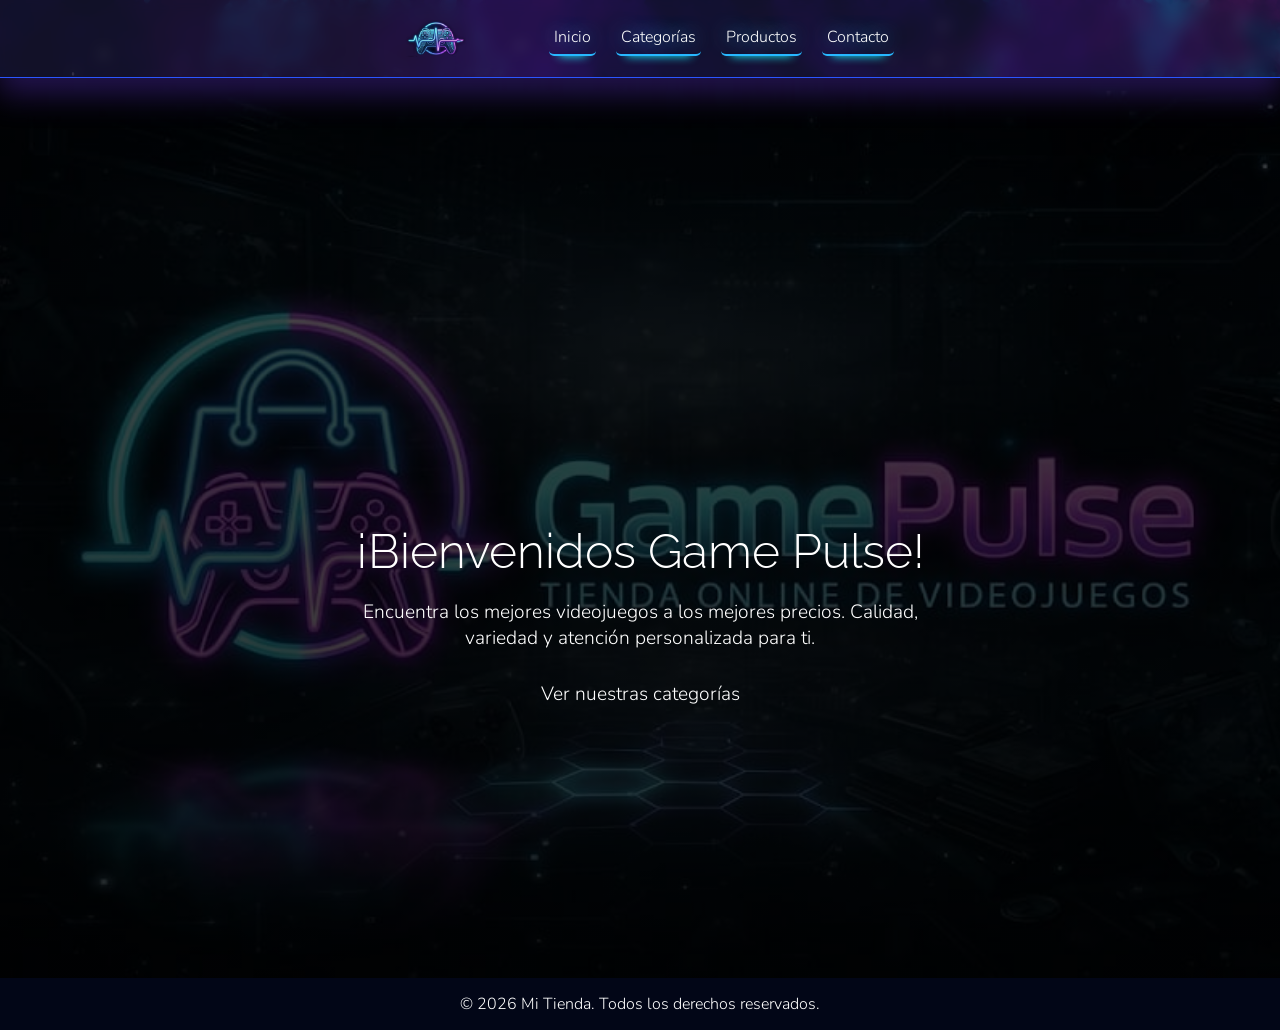
<file: index.html>
<!DOCTYPE html>
<html lang="es">
<head>
    <meta charset="utf-8">
    <title>Bienvenida - Mi Tienda</title>
    <meta name="viewport" content="width=device-width, initial-scale=1.0">
    <link rel="stylesheet" href="assets/css/styles.css">
    <link rel="stylesheet" href="assets/css/Categorías y Contacto.css">
</head>
<body>
    <header class="header-seccion">
    <div class="container header-div">
      <a href="index.html" class="logo">
        <img src="assets/img/logo.png" alt="">
      </a>
      <nav class="header-nav" aria-label="Navegación principal">
        <ul>
          <li id="inicio"><a href="index.html">Inicio</a></li>
          <li id="categorias"><a href="categorias.html" class="active">Categorías</a></li>
          <li id="productos"><a href="productos.html">Productos</a></li>
          <li id="contacto"><a href="contacto.html">Contacto</a></li>
        </ul>
      </nav>
    </div>
  </header>

    <main>
        <section id="banner">
            <img id="banner-img" src="assets/img/productos/categorias/banners/Banner.jpeg" alt="Banner principal de la tienda">
        </section>

        <section id="bienvenida">
            <article>
                <h2>¡Bienvenidos Game Pulse!</h2>
                <p>Encuentra los mejores videojuegos a los mejores precios. 
                Calidad, variedad y atención personalizada para ti.</p>
                <p><a href="categorias.html">Ver nuestras categorías</a></p>
            </article>
        </section>
    </main>

    <footer>
        <p>&copy; 2026 Mi Tienda. Todos los derechos reservados.</p>
    </footer>
</body>
</html>
</file>
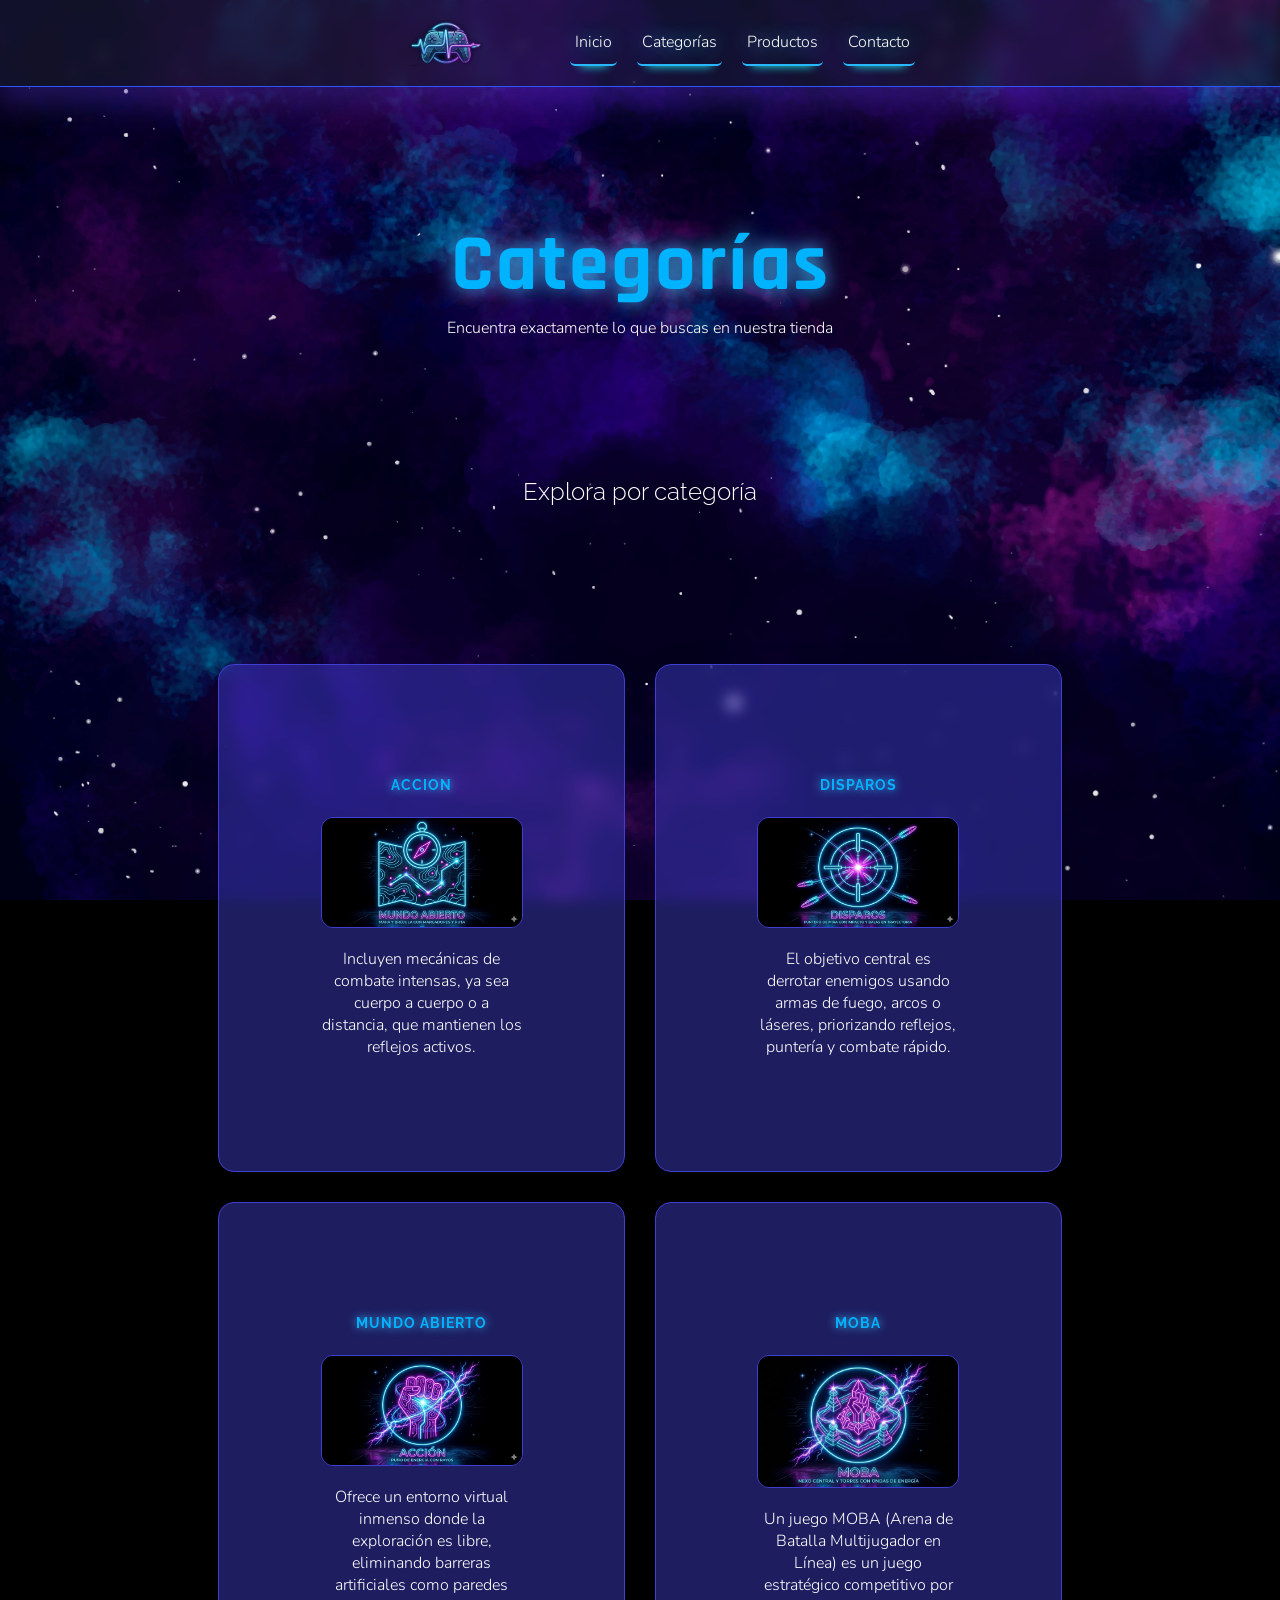
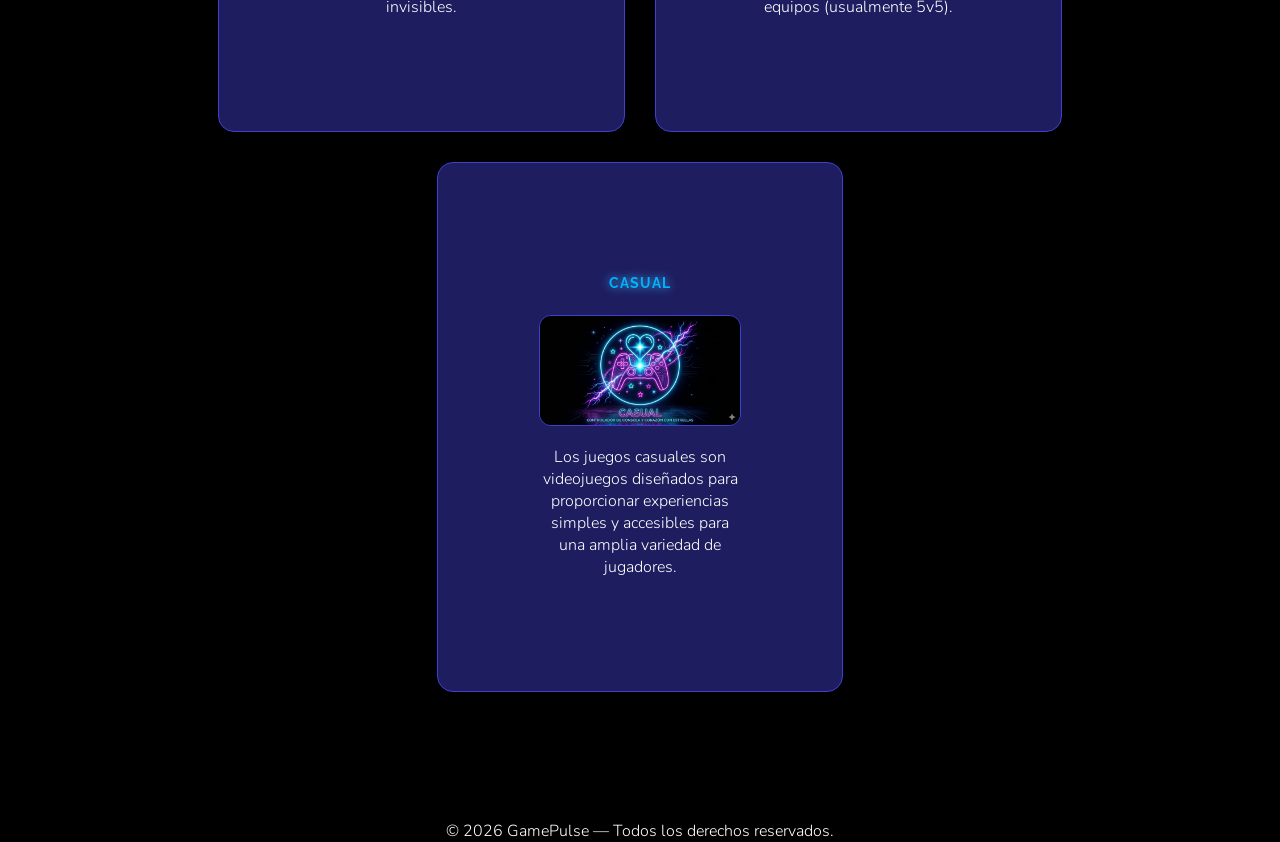
<file: categorias.html>
<!DOCTYPE html>
<html lang="es">
<head>
  <meta charset="UTF-8" />
  <meta name="viewport" content="width=device-width, initial-scale=1.0" />
  <title>Categorías | GamePulse</title>
  <link rel="stylesheet" href="assets/css/Categorías y Contacto.css" />
</head>
<body>

  <header class="header-seccion">
    <div class="container header-div">
      <a href="index.html" class="logo">
        <img src="assets/img/logo.png" alt="">
      </a>
      <nav class="header-nav" aria-label="Navegación principal">
        <ul>
          <li id="inicio"><a href="index.html">Inicio</a></li>
          <li id="categorias"><a href="categorias.html" class="active">Categorías</a></li>
          <li id="productos"><a href="productos.html">Productos</a></li>
          <li id="contacto"><a href="contacto.html">Contacto</a></li>
        </ul>
      </nav>
    </div>
  </header>

  
  <main>
    <section class="categoria-seccion">
      <div class="container titulo-sitio">
        <h1>Categorías</h1>
        <p>Encuentra exactamente lo que buscas en nuestra tienda</p>
      </div>
      <h2 class="titulo-seccion">Explora por categoría</h2>
      <div class="categorias-div">
        <div class="opcion-div">
          <a href="productos.html" class="opcion-a">
            <h3>Accion</h3>
            <img src="assets/img/productos/categorias/accion.png" alt="Categoria-img">
            <p>
              Incluyen mecánicas de combate intensas, ya sea cuerpo a cuerpo o a distancia,
              que mantienen los reflejos activos.
            </p>
          </a>
        </div>
        <div class="opcion-div">
          <a href="productos.html" class="opcion-a">
            <h3>Disparos</h3>
            <img src="assets/img/productos/categorias/disparos.png" alt="Categoria-img">
            <p>
              El objetivo central es derrotar enemigos usando armas de fuego, arcos o láseres,
              priorizando reflejos, puntería y combate rápido.
            </p>
          </a>
        </div>
        <div class="opcion-div">
          <a href="productos.html" class="opcion-a">
            <h3>Mundo Abierto</h3>
            <img src="assets/img/productos/categorias/mundo.png" alt="Categoria-img">
            <p>
              Ofrece un entorno virtual inmenso donde la exploración es libre,
              eliminando barreras artificiales como paredes invisibles.
            </p>
          </a>
        </div>
        <div class="opcion-div">
          <a href="productos.html" class="opcion-a">
            <h3>MOBA</h3>
            <img src="assets/img/productos/categorias/MOBA.jpg" alt="Categoria-img">
            <p>
              Un juego MOBA (Arena de Batalla Multijugador en Línea) es un juego estratégico competitivo por equipos (usualmente 5v5).
            </p>
          </a>
        </div>
        <div class="opcion-div">
          <a href="productos.html" class="opcion-a">
            <h3>Casual</h3>
            <img src="assets/img/productos/categorias/Casual.jpg" alt="Categoria-img">
            <p>
              Los juegos casuales son videojuegos diseñados para proporcionar experiencias simples y accesibles para una amplia variedad
              de jugadores.
            </p>
          </a>
        </div>
      </div>
      
    </section>

  </main>

  <footer class="sitio-footer">
    <div class="container div-footer">
      <p>&copy; 2026 GamePulse — Todos los derechos reservados.</p>
  </footer>

  <script src="assets/js/script.js"></script>
</body>
</html>
</file>
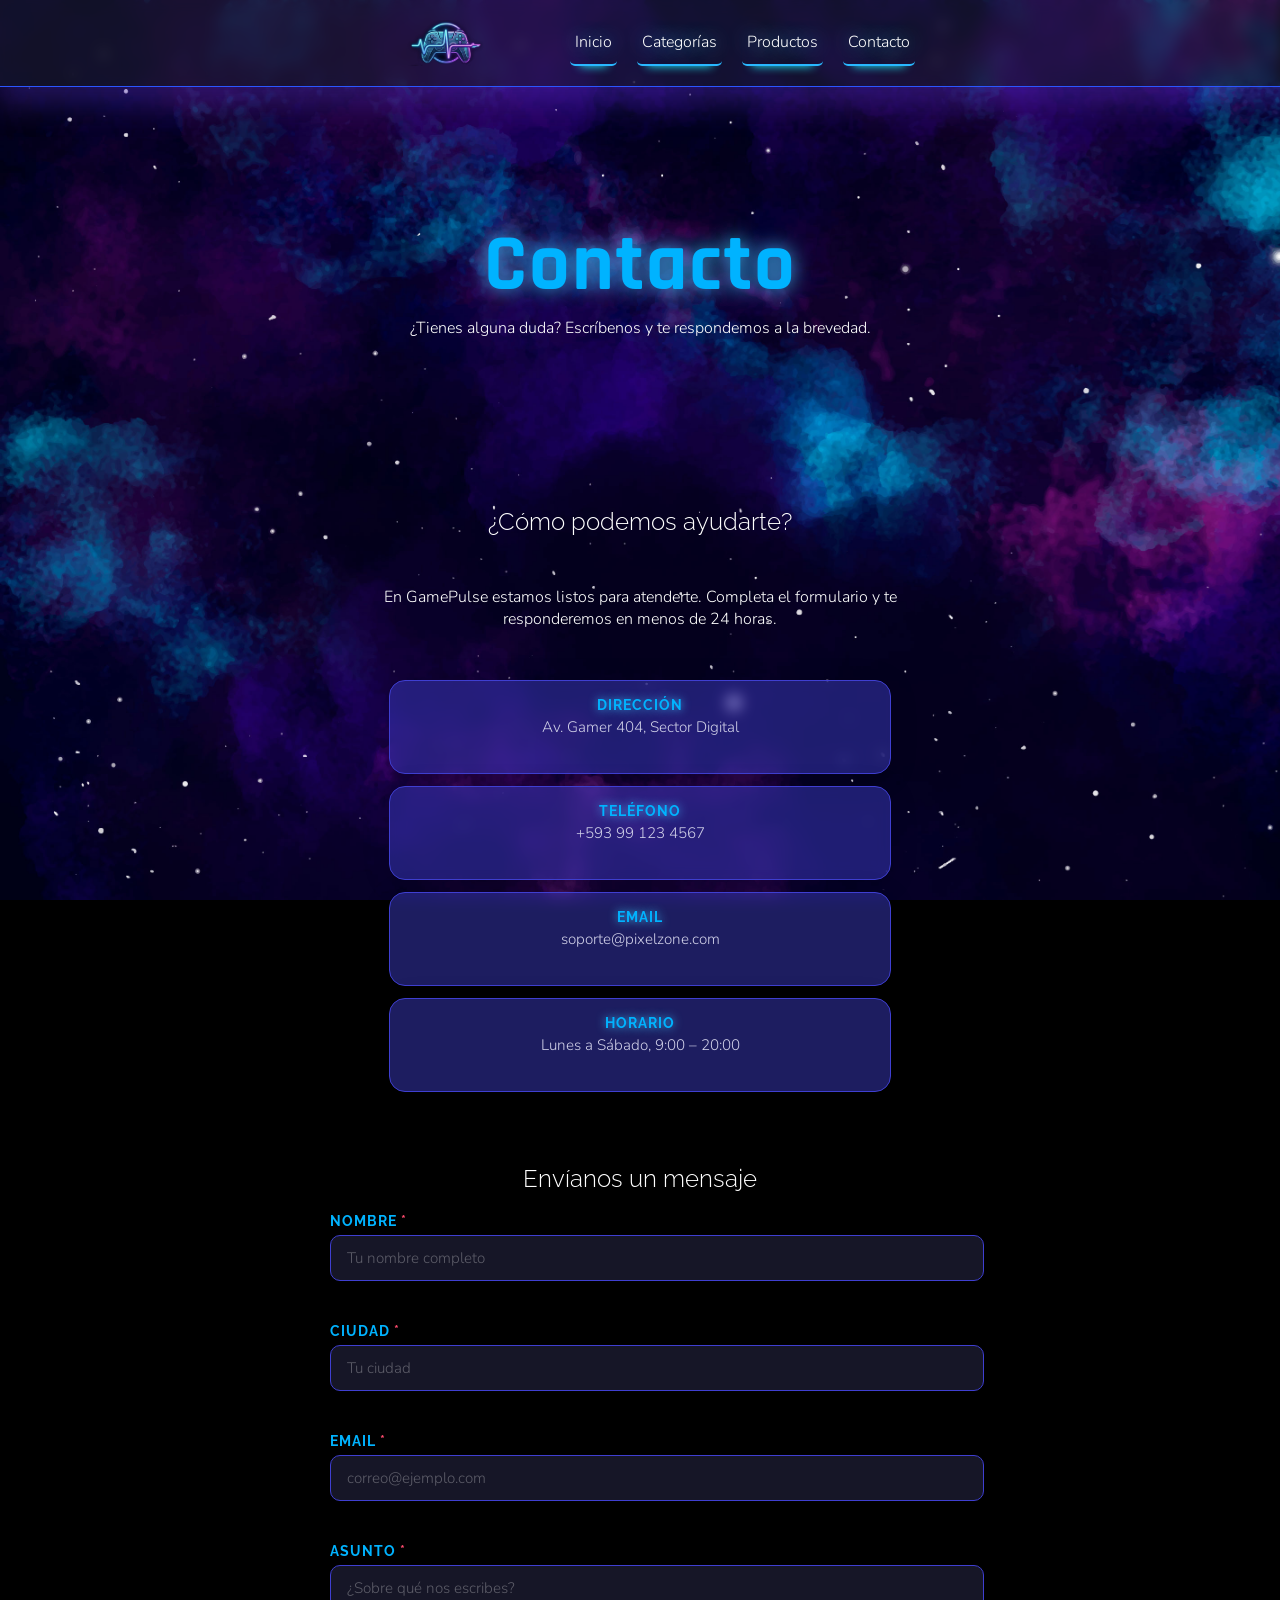
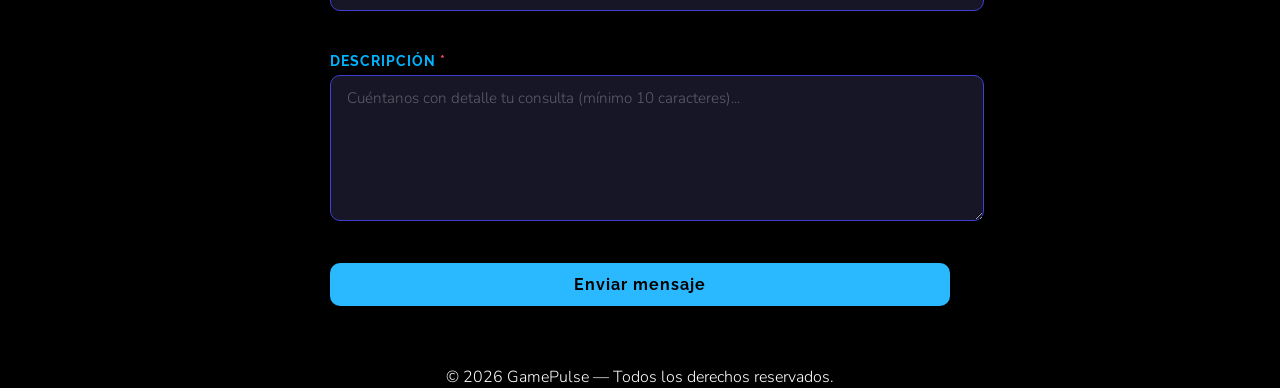
<file: contacto.html>
<!DOCTYPE html>
<html lang="es">
<head>
  <meta charset="UTF-8" />
  <meta name="viewport" content="width=device-width, initial-scale=1.0" />
  <title>Contacto | GamePulse</title>
  <link rel="stylesheet" href="assets/css/Categorías y Contacto.css" />
</head>
<body>

  <header class="header-seccion">
    <div class="container header-div">
      <a href="index.html" class="logo">
        <img src="assets/img/logo.png" alt="">
      </a>
      <nav class="header-nav" aria-label="Navegación principal">
        <ul>
          <li id="inicio"><a href="index.html">Inicio</a></li>
          <li id="categorias"><a href="categorias.html" class="active">Categorías</a></li>
          <li id="productos"><a href="productos.html">Productos</a></li>
          <li id="contacto"><a href="contacto.html">Contacto</a></li>
        </ul>
      </nav>
    </div>
  </header>

  <main>

    <section  class="categoria-seccion">
      <div class="container titulo-sitio">
        <h1>Contacto</h1>
        <p>¿Tienes alguna duda? Escríbenos y te respondemos a la brevedad.</p>
      </div>
    </section>

    <!-- Sección de contacto -->
    <section class="info-seccion">
      <div class="container contacto-div">
        <!-- Información de contacto -->
        <h2 class="titulo-seccion">¿Cómo podemos ayudarte?</h2>
        <p>En GamePulse estamos listos para atenderte. Completa el formulario y te responderemos en menos de 24 horas.</p>
        <ul class="contacto-ul">
          <li>
            <div>
              <h3>Dirección</h3>
              <p>Av. Gamer 404, Sector Digital</p>
            </div>
          </li>
          <li>
            <div>
              <h3>Teléfono</h3>
              <p>+593 99 123 4567</p>
            </div>
          </li>
          <li>
            <div>
              <h3>Email</h3>
              <p>soporte@pixelzone.com</p>
            </div>
          </li>
          <li>
            <div>
              <h3>Horario</h3>
              <p>Lunes a Sábado, 9:00 – 20:00</p>
            </div>
          </li>
        </ul>
    </div>
    </section>
        <!-- Formulario -->
    <section class="contacto-seccion">
      
      <h2 class="titulo-seccion">Envíanos un mensaje</h2>

      <!-- Mensaje de éxito (oculto por defecto) -->
      <div id="success-message" class="form-success" role="alert" hidden>
        ¡Mensaje enviado correctamente! Te responderemos pronto.
      </div>

      <form id="contact-form" novalidate>

        <!-- Nombre -->
        <div class="form-group">
          <label for="nombre">Nombre <span class="required">*</span></label>
          <input
            type="text"
            id="nombre"
            name="nombre"
            placeholder="Tu nombre completo"
            autocomplete="name"
            aria-describedby="nombre-error"
          />
          <span class="form-error" id="nombre-error" role="alert"></span>
        </div>

        <!-- Ciudad -->
        <div class="form-group">
          <label for="ciudad">Ciudad <span class="required">*</span></label>
          <input
            type="text"
            id="ciudad"
            name="ciudad"
            placeholder="Tu ciudad"
            autocomplete="address-level2"
            aria-describedby="ciudad-error"
          />
          <span class="form-error" id="ciudad-error" role="alert"></span>
        </div>

        <!-- Email -->
        <div class="form-group">
          <label for="email">Email <span class="required">*</span></label>
          <input
            type="email"
            id="email"
            name="email"
            placeholder="correo@ejemplo.com"
            autocomplete="email"
            aria-describedby="email-error"
          />
          <span class="form-error" id="email-error" role="alert"></span>
        </div>

        <!-- Asunto -->
        <div class="form-group">
          <label for="asunto">Asunto <span class="required">*</span></label>
          <input
            type="text"
            id="asunto"
            name="asunto"
            placeholder="¿Sobre qué nos escribes?"
            aria-describedby="asunto-error"
          />
          <span class="form-error" id="asunto-error" role="alert"></span>
        </div>

        <!-- Descripción -->
        <div class="form-group">
          <label for="descripcion">Descripción <span class="required">*</span></label>
          <textarea
            id="descripcion"
            name="descripcion"
            rows="5"
            placeholder="Cuéntanos con detalle tu consulta (mínimo 10 caracteres)..."
            aria-describedby="descripcion-error"
          ></textarea>
          <span class="form-error" id="descripcion-error" role="alert"></span>
        </div>

        <button type="submit" class="btn btn-full">Enviar mensaje</button>

      </form>


    </section>

  </main>

  
  <footer class="site-footer">
    <div class="container footer-inner">
      <p>&copy; 2026 GamePulse — Todos los derechos reservados.</p>
  </footer>

  <script src="assets/js/script.js"></script>

  <script src="assets/js/script.js">
  </script>

</body>
</html>
</file>
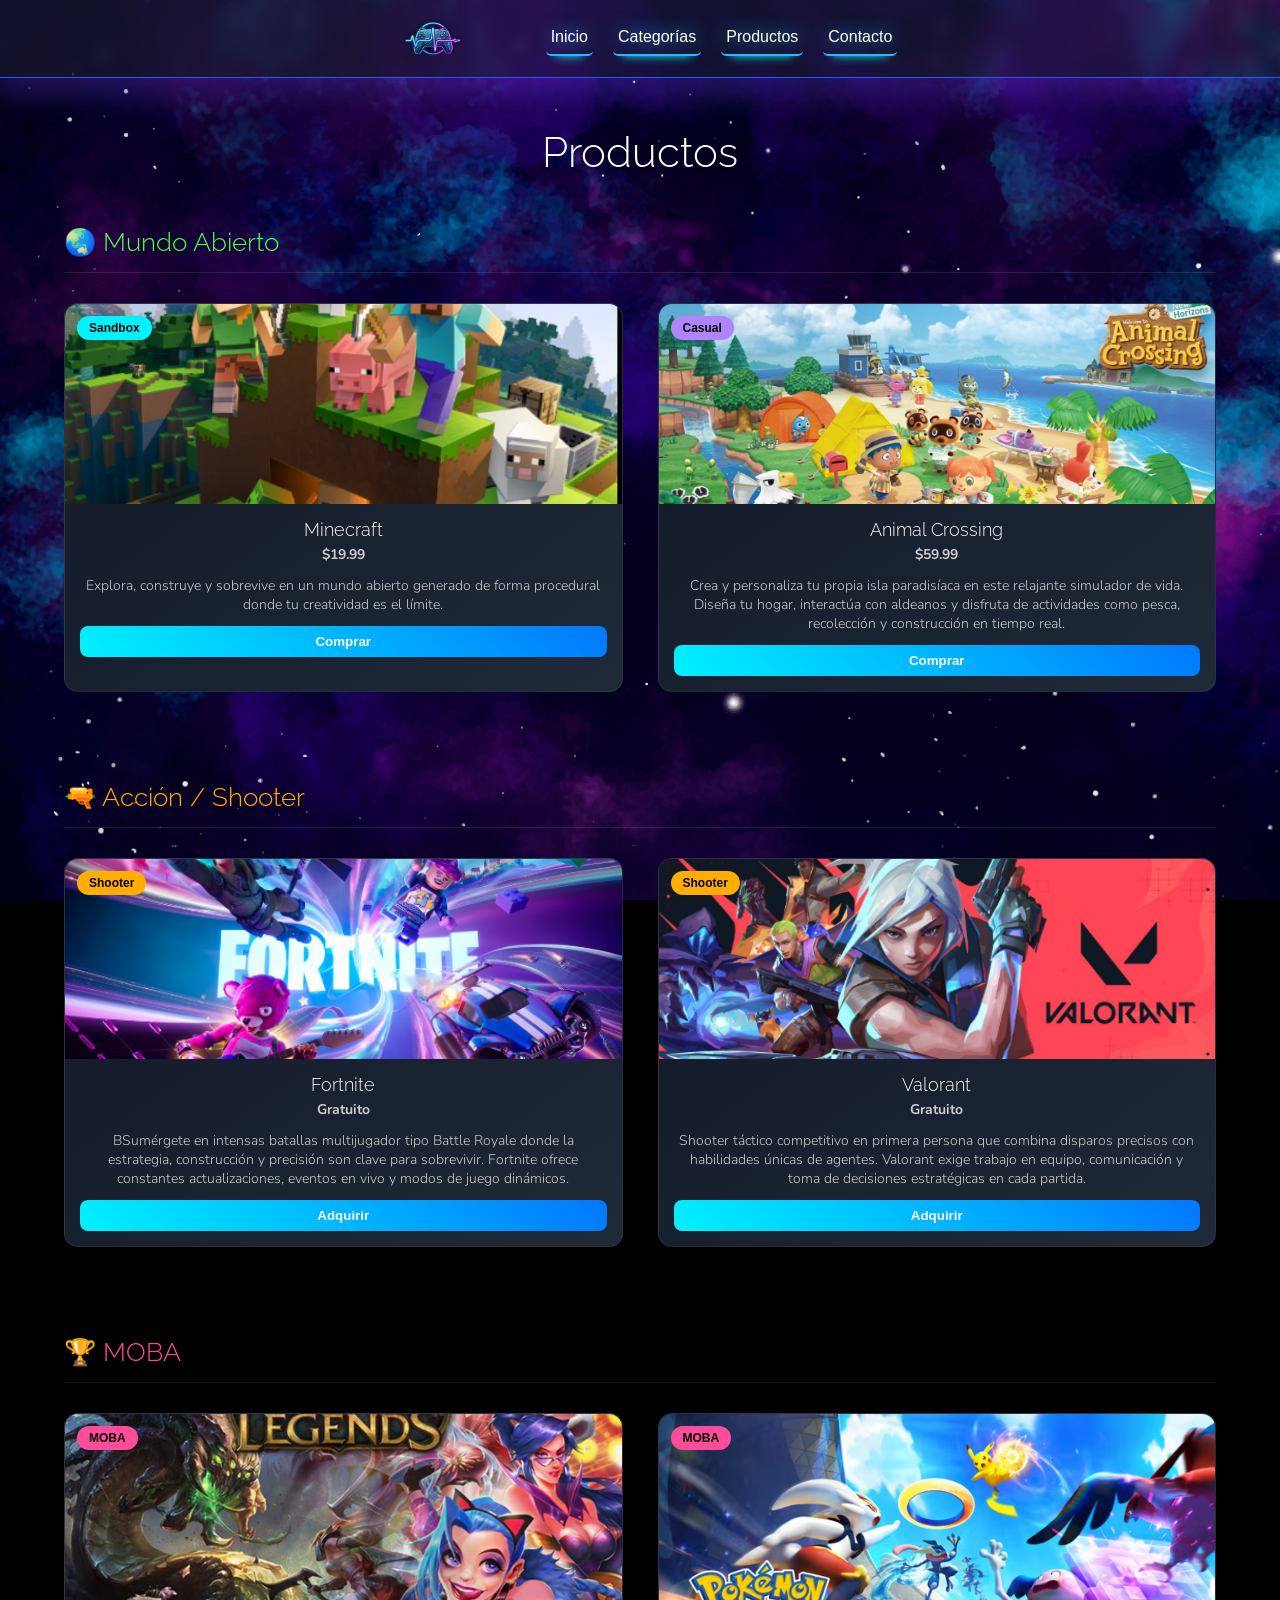
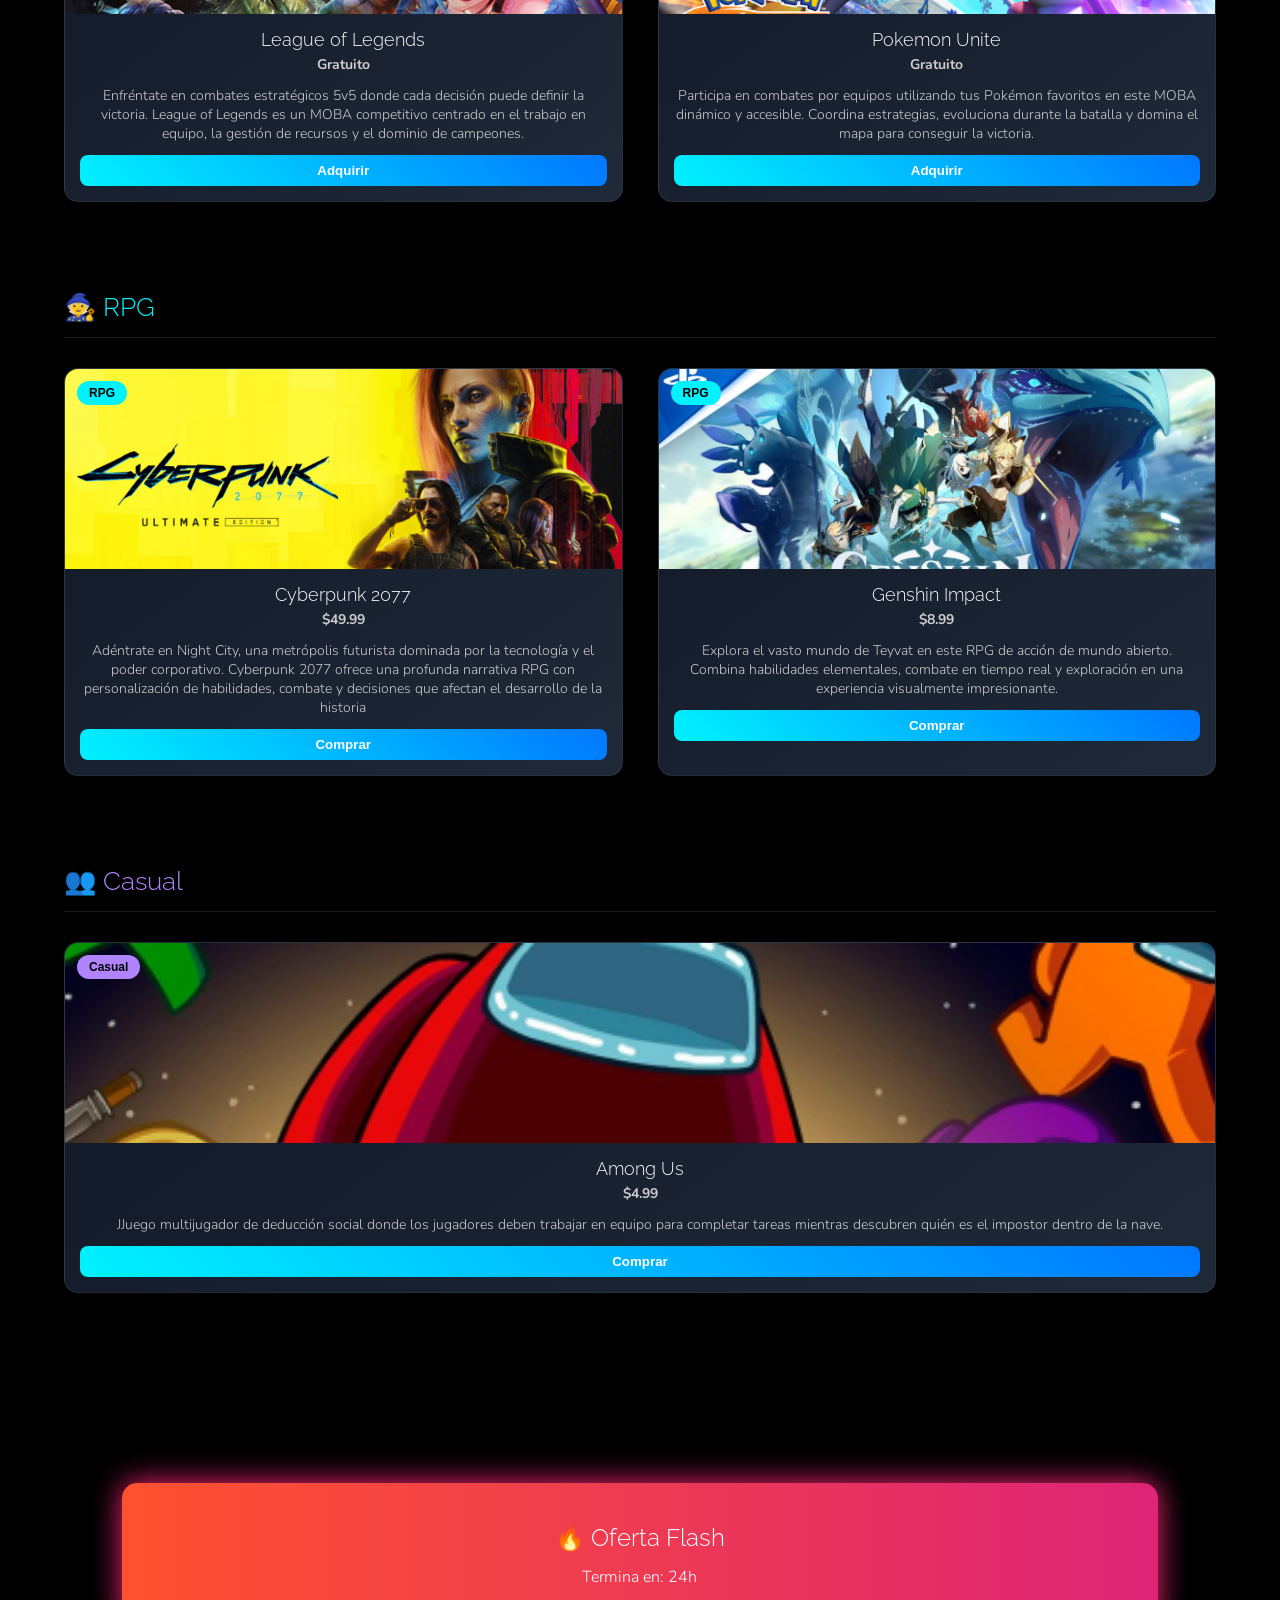
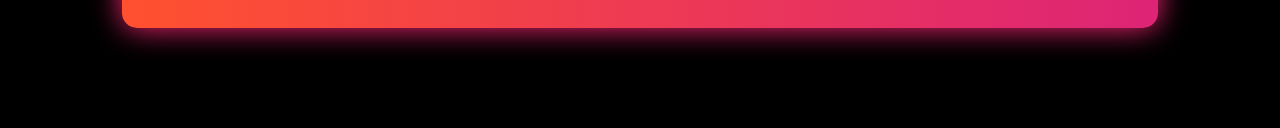
<file: productos.html>
<!DOCTYPE html>
<html lang="es">

<head>
    <meta charset="utf-8">
    <meta name="viewport" content="width=device-width, initial-scale=1.0">
    <title>Mi Tienda</title>
    <link rel="stylesheet" href="assets/css/productos.css">
    <link rel="stylesheet" href="assets/css/Categorías y Contacto.css">
</head>

<body>

</head>
<body>
    <header class="header-seccion">
    <div class="container header-div">
      <a href="index.html" class="logo">
        <img src="assets/img/logo.png" alt="">
      </a>
      <nav class="header-nav" aria-label="Navegación principal">
        <ul>
          <li id="inicio"><a href="index.html">Inicio</a></li>
          <li id="categorias"><a href="categorias.html" class="active">Categorías</a></li>
          <li id="productos"><a href="productos.html">Productos</a></li>
          <li id="contacto"><a href="contacto.html">Contacto</a></li>
        </ul>
      </nav>
    </div>
  </header>
<main>

<h2 class="titulo-principal">Productos</h2>

<div class="contenedor-categorias">

    <!-- ===== CATEGORIA ===== -->
    <section class="categoria mundo">

    <div class="categoria-header">
        <h2>🌏 Mundo Abierto</h2>
    </div>

    <div class="productos-grid">

        <article class="producto sandbox">
            <span class="tag">Sandbox</span>
            <img src="assets/img/productos/Minecraft.png">
            <div class="producto-info">
                <h3>Minecraft</h3>
                <p class="precio">$19.99</p>
                <p>Explora, construye y sobrevive en un mundo abierto generado de forma procedural donde tu creatividad es el límite.</p>
                <button class="btn-comprar">Comprar</button>
            </div>
        </article>

        <article class="producto casual">
            <span class="tag">Casual</span>
            <img src="assets/img/productos/Animal Crossing .png">
            <div class="producto-info">
                <h3>Animal Crossing</h3>
                <p class="precio">$59.99</p>
                <p>Crea y personaliza tu propia isla paradisíaca en este relajante simulador de vida. Diseña tu hogar, interactúa con aldeanos y disfruta de actividades como pesca, recolección y construcción en tiempo real.</p>
                <button class="btn-comprar">Comprar</button>
            </div>
        </article>

    </div>
    </section>
    <!-- ===== CATEGORIA ===== -->
    <section class="categoria shooter">

    <div class="categoria-header">
        <h2>🔫 Acción / Shooter</h2>
    </div>

    <div class="productos-grid">

        <article class="producto shooter">
            <span class="tag">Shooter</span>
            <img src="assets/img/productos/Fornite.png">
            <div class="producto-info">
                <h3>Fortnite</h3>
                <p class="precio">Gratuito</p>
                <p>BSumérgete en intensas batallas multijugador tipo Battle Royale donde la estrategia, construcción y precisión son clave para sobrevivir. Fortnite ofrece constantes actualizaciones, eventos en vivo y modos de juego dinámicos.</p>
                <button class="btn-comprar">Adquirir</button>
            </div>
        </article>

        <article class="producto shooter">
            <span class="tag">Shooter</span>
            <img src="assets/img/productos/Valorant .png">
            <div class="producto-info">
                <h3>Valorant</h3>
                <p class="precio">Gratuito</p>
                <p>Shooter táctico competitivo en primera persona que combina disparos precisos con habilidades únicas de agentes. Valorant exige trabajo en equipo, comunicación y toma de decisiones estratégicas en cada partida.</p>
                <button class="btn-comprar">Adquirir</button>
            </div>
        </article>
    </div>
    </section>

    <!-- ===== CATEGORIA ===== -->
    <section class="categoria moba">

    <div class="categoria-header">
        <h2>🏆 MOBA</h2>
    </div>

    <div class="productos-grid">

        <article class="producto moba">
            <span class="tag">MOBA</span>
            <img src="assets/img/productos/League of Legends .png">
            <div class="producto-info">
                <h3>League of Legends</h3>
                <p class="precio">Gratuito</p>
                <p>Enfréntate en combates estratégicos 5v5 donde cada decisión puede definir la victoria. League of Legends es un MOBA competitivo centrado en el trabajo en equipo, la gestión de recursos y el dominio de campeones.</p>
                <button class="btn-comprar">Adquirir</button>
            </div>
        </article>

        <article class="producto moba">
            <span class="tag">MOBA</span>
            <img src="assets/img/productos/Pokemon Unite .png">
            <div class="producto-info">
                <h3>Pokemon Unite</h3>
                <p class="precio">Gratuito</p>
                <p>Participa en combates por equipos utilizando tus Pokémon favoritos en este MOBA dinámico y accesible. Coordina estrategias, evoluciona durante la batalla y domina el mapa para conseguir la victoria.</p>
                <button class="btn-comprar">Adquirir</button>
            </div>
        </article>

    </div>
    </section>


    <!-- ===== CATEGORIA ===== -->
    <section class="categoria rpg">

    <div class="categoria-header">
        <h2>🧙 RPG</h2>
    </div>

    <div class="productos-grid">

        <article class="producto rpg">
            <span class="tag">RPG</span>
            <img src="assets/img/productos/Cyberpunk .png">
            <div class="producto-info">
                <h3>Cyberpunk 2077</h3>
                <p class="precio">$49.99</p>
                <p>Adéntrate en Night City, una metrópolis futurista dominada por la tecnología y el poder corporativo. Cyberpunk 2077 ofrece una profunda narrativa RPG con personalización de habilidades, combate y decisiones que afectan el desarrollo de la historia</p>
                <button class="btn-comprar">Comprar</button>
            </div>
        </article>

        <article class="producto rpg">
            <span class="tag">RPG</span>
            <img src="assets/img/productos/Genshin.png">
            <div class="producto-info">
                <h3>Genshin Impact</h3>
                <p class="precio">$8.99</p>
                <p>Explora el vasto mundo de Teyvat en este RPG de acción de mundo abierto. Combina habilidades elementales, combate en tiempo real y exploración en una experiencia visualmente impresionante.</p>
                <button class="btn-comprar">Comprar</button>
            </div>
        </article>

    </div>
    </section>

    <!-- ===== CATEGORIA ===== -->

    <section class="categoria casual">

    <div class="categoria-header">
        <h2>👥 Casual</h2>
    </div>

    <div class="productos-grid">

        <article class="producto casual">
            <span class="tag">Casual</span>
            <img src="assets/img/productos/Among Us .png">
            <div class="producto-info">
                <h3>Among Us</h3>
                <p class="precio">$4.99</p>
                <p>JJuego multijugador de deducción social donde los jugadores deben trabajar en equipo para completar tareas mientras descubren quién es el impostor dentro de la nave.</p>
                <button class="btn-comprar">Comprar</button>
            </div>
        </article>

    </div>
    </section>

<!-- OFERTA FLASH -->
<section class="oferta">
    <h2>🔥 Oferta Flash</h2>
    <p>Termina en: 24h <span id="contador"></span></p>
</section>

</main>

</body>
</html>
</file>
<file: assets/css/styles.css>
*{
    margin:0;
    padding:0;
    box-sizing:border-box;
}

body{
    font-family:Arial, Helvetica, sans-serif;
    background:#020617;
    color:white;
}
.header-seccion{
    padding: 8px 20px;
    margin: 0px;
    background: rgba(38, 38, 65, 0.46);
    backdrop-filter: blur(6.8px);
    border-bottom: 1px solid rgb(43, 86, 255);
    box-shadow: 0px 15px 30px 2px rgba(100, 55, 223, 0.338);
    
}

.header-div{
    display: flex;
    flex-direction: row;
    gap: 5%;
    align-items: center;
    justify-content: center;
}

.header-div ul{
    display: flex;
    flex-direction: row;
    align-items: center;
    gap: 20px;
}

.header-div li{
    padding: 10px;
    text-align: center;
    text-shadow: 0px 0px 20px #43c3ff;
    border-bottom: 2px solid rgb(42, 184, 255);
    border-radius: 5px;
    list-style: none;
    box-shadow: 0px 10px 10px -10px #1ef4ff;
    transition: 0.3s;
}


.header-div li:hover{
    border-color: #a51eff;
    box-shadow: 0px 15px 10px -10px #a51eff;
}

nav ul{
    display:flex;
    gap:25px;
    list-style:none;
}

nav a{
    text-decoration:none;
    color:white;
    transition:0.3s;
}

nav a:hover{
    color:#00f2ff;
}
.logo{
    display: flex;
    flex-direction: column;
    align-items: center;
    justify-content: center;
    border-radius: 50%;
    padding: 10px;
    width: 100px;
    overflow: hidden;

}

.logo:hover{
    background-image: radial-gradient(circle, rgb(164, 32, 212) 22%, rgba(109, 111, 227, 0) 60%);
}

.logo img{
    object-fit: contain;
    width: 100%;
    height: 100%;
}
#banner{
    position:relative;
    width:100%;
    height:100vh;
    overflow:hidden;
}

#banner-img{
    width:100%;
    height:100%;
    object-fit:cover;
}

/* Oscurece el banner para que el texto se vea */
#banner::after{
    content:"";
    position:absolute;
    width:100%;
    height:100%;
    top:0;
    left:0;
    background:linear-gradient(
        to bottom,
        rgba(0,0,0,0.7),
        rgba(0,0,0,0.8)
    );
}
#logo-img{
    position:absolute;
    width:350px;
    top:50%;
    left:50%;
    transform:translate(-50%,-50%);
    z-index:5;
}
#bienvenida{
    position:absolute;
    top:70%;
    left:50%;
    transform:translate(-50%,-50%);
    text-align:center;
    z-index:5;
    width:80%;
}

#bienvenida h2{
    font-size:3rem;
    margin-bottom:20px;
}

#bienvenida p{
    font-size:1.2rem;
    max-width:600px;
    margin:auto;
    margin-bottom:30px;
}
.btn{
    background:#22c55e;
    color:black;
    padding:15px 30px;
    border-radius:10px;
    text-decoration:none;
    font-weight:bold;
    transition:0.3s;
}

.btn:hover{
    background:#16a34a;
    box-shadow:0px 0px 20px #22c55e;
    transform:scale(1.1);
}
footer{
    background:#020617;
    text-align:center;
    padding:15px;
}
/*TABLET */
@media (max-width: 1024px){

    .header-div{
        flex-direction: column;
        gap: 15px;
    }

    .header-div ul{
        gap: 15px;
    }

    .logo img{
        height: 50px;
    }

}

/*CELULAR */
@media (max-width: 768px){

    .header-div{
        flex-direction: column;
        align-items: center;
        gap: 20px;
    }

    nav ul{
        flex-direction: column;
        gap: 10px;
        width: 100%;
        align-items: center;
    }

    .header-div li{
        width: auto;
        padding: 8px 20px;
    }

    .logo img{
        height: 45px;
    }

}
@media (max-width: 768px){

    .productos-grid{
        grid-template-columns: 1fr;
    }

}
</file>
<file: assets/css/Categorías y Contacto.css>
@import url('https://fonts.googleapis.com/css2?family=Rajdhani:wght@700&family=Raleway:wght@300;700&family=Nunito:wght@300;400&display=swap');

*{
    margin: 0px;
    padding: 0px;
}

body{
    background-color: black;
    background-image: url("../img/fondo.jpg");
    background-size: cover;
    background-attachment: fixed; 
}

h1 {
    font-family: 'Rajdhani', sans-serif;
    font-weight: 700;
    font-size: 5rem;
    text-shadow: 0px 0px 20px #43c3ff;
    letter-spacing: 2px;
    text-align: center;
    color: rgb(0, 179, 255);
}

h2, h3 {
    font-family: 'Raleway', sans-serif;
    font-weight: 300;
    text-align: center;
    color: white;
}

h2 strong, .highlight {
    font-weight: 700;
    text-align: center;
    color: white;
}

p, label, input, textarea, li {
    font-family: 'Nunito', sans-serif;;
    font-weight: 300;
    text-align: center;
    color: white;
}

/*Header */

.header-seccion{
    position: sticky;
    top: 0;
    left: 0;
    right: 0;
    width: 100%;
    z-index: 1000;    
    padding: 10px;
    margin: 0px;
    background: rgba(38, 38, 65, 0.46);
    backdrop-filter: blur(6.8px);
    border-bottom: 1px solid rgb(43, 86, 255);
    box-shadow: 0px 15px 30px 2px rgba(100, 55, 223, 0.338);
    
}

.header-div{
    display: flex;
    flex-direction: row;
    gap: 5%;
    align-items: center;
    justify-content: center;
}

.header-div ul{
    display: flex;
    flex-direction: row;
    align-items: center;
    gap: 20px;
}

.header-div li{
    text-align: center;
    align-content: center;
    padding: 5px;
    text-shadow: 0px 0px 20px #43c3ff;
    border-bottom: 2px solid rgb(42, 184, 255);
    border-radius: 5px;
    width: 100%;
    min-height: 35px;
    list-style: none;
    box-shadow: 0px 10px 10px -10px #1ef4ff;
}


.header-div li:hover{
    border-color: #a51eff;
    box-shadow: 0px 15px 10px -10px #a51eff;
}

.logo{
    display: flex;
    flex-direction: column;
    align-items: center;
    justify-content: center;
    border-radius: 50%;
    padding: 10px;
    width: 100px;
    overflow: hidden;

}

.logo:hover{
    background-image: radial-gradient(circle, rgb(164, 32, 212) 22%, rgba(109, 111, 227, 0) 60%);
}

.logo img{
    object-fit: contain;
    width: 100%;
    height: 100%;
}


a{
    color: white;
    text-decoration: none;

}


/*Categorias tarjetas*/
.titulo-seccion{
    text-align: center;
    margin-bottom: 20px;
}

.categoria-seccion{
    display:flex;
    flex-direction: column;
    gap: 10px;
}

.categoria-seccion div{
    padding: 10%;

}


.categorias-div{
    display: flex;
    flex-direction: row;
    flex-wrap: wrap;
    justify-content: center;
    align-content: center;
    gap: 30px;
}

.opcion-div{
    width: 200px;
    padding: 10px;
    background: rgba(63, 63, 209, 0.46);
    border-radius: 16px;
    box-shadow: 0 4px 30px rgba(0, 0, 0, 0.1);
    backdrop-filter: blur(6.8px);
    border: 1px solid rgba(63, 63, 209, 1);
    display: flex;
    flex-direction: column;
    align-items: center;
    justify-content: center;

}



.opcion-a{
    display: flex;
    flex-direction: column;
    align-items: center;
    justify-content: center;
    width: 100%;
    height: 100%;
    padding: 10px;
    gap: 20px;
    overflow: hidden;
    
}

.opcion-a h3{
    font-family: 'Raleway', sans-serif;
    font-weight: 700;
    font-size: 0.85rem;
    text-transform: uppercase;
    letter-spacing: 1px;
    color: rgb(0, 179, 255);
    text-shadow: 0px 0px 10px #43c3ff;
    margin-bottom: 4px;
}

.opcion-a img{
    object-fit: cover;
    width: 100%;
    height: 100%;
    border-radius: 12px;
    border: 1px solid rgba(63, 63, 209, 1);
}

/*contacto*/

.contacto-div{
    display: flex;
    flex-direction: column;
    flex-wrap: wrap;
    justify-content: center;
    align-content: center;
    gap: 30px;
}

.contacto-div div{
    padding: 5%;
}

.contacto-ul{
    list-style: none;
}

/* Contacto */
.info-seccion {
    padding: 40px 20px;
}

.info-seccion p {
    max-width: 600px;
    margin: 0 auto 20px auto;
}

.contacto-ul li {
    background: rgba(63, 63, 209, 0.46);
    border: 1px solid rgba(63, 63, 209, 1);
    border-radius: 16px;
    backdrop-filter: blur(6.8px);
    box-shadow: 0 4px 30px rgba(0, 0, 0, 0.1);
    margin-bottom: 12px;
    max-width: 500px;
    margin-inline: auto;
    transition: border-color 0.3s, box-shadow 0.3s;
}

.contacto-ul li:hover {
    border-color: #a51eff;
    box-shadow: 0 0 20px rgba(165, 30, 255, 0.3);
}

.contacto-ul li div {
    padding: 16px 24px;
}

.contacto-ul h3 {
    font-family: 'Raleway', sans-serif;
    font-weight: 700;
    font-size: 0.85rem;
    text-transform: uppercase;
    letter-spacing: 1px;
    color: rgb(0, 179, 255);
    text-shadow: 0px 0px 10px #43c3ff;
    margin-bottom: 4px;
}

.contacto-ul p {
    font-size: 0.95rem;
    color: #d0d0e8;
}

/* Sección del formulario */
.contacto-seccion {
    padding: 20px 20px 60px 20px;
    max-width: 620px;
    margin: 0 auto;
}

/* Mensaje de éxito */
.form-success {
    background: rgba(0, 229, 100, 0.15);
    border: 1px solid rgba(0, 229, 100, 0.5);
    border-radius: 10px;
    padding: 14px 20px;
    margin-bottom: 24px;
    font-family: 'Nunito', sans-serif;
    font-weight: 400;
    color: #00e564;
    text-align: center;
}

/* Grupo de campo */
.form-group {
    display: flex;
    flex-direction: column;
    gap: 6px;
    margin-bottom: 20px;
    text-align: left;
}

.form-group label {
    font-family: 'Raleway', sans-serif;
    font-weight: 700;
    font-size: 0.85rem;
    text-transform: uppercase;
    letter-spacing: 1px;
    color: rgb(0, 179, 255);
    text-align: left;
}

.required {
    color: #ff4b6e;
}

/* Inputs y textarea */
.form-group input,
.form-group textarea {
    background: rgba(38, 38, 65, 0.6);
    border: 1px solid rgba(63, 63, 209, 1);
    border-radius: 10px;
    padding: 12px 16px;
    font-family: 'Nunito', sans-serif;
    font-weight: 300;
    font-size: 0.95rem;
    color: white;
    text-align: left;
    outline: none;
    transition: border-color 0.3s, box-shadow 0.3s;
    width: 100%;
}

.form-group input::placeholder,
.form-group textarea::placeholder {
    color: rgba(255, 255, 255, 0.3);
}

.form-group input:focus,
.form-group textarea:focus {
    border-color: rgb(42, 184, 255);
    box-shadow: 0 0 12px rgba(42, 184, 255, 0.25);
}

.form-group textarea {
    resize: vertical;
    min-height: 120px;
}

/* Error de campo */
.form-error {
    font-family: 'Nunito', sans-serif;
    font-size: 0.8rem;
    color: #ff4b6e;
    text-align: left;
    min-height: 16px;
}

/* Input con error */
.input-error {
    border-color: #ff4b6e !important;
    box-shadow: 0 0 10px rgba(255, 75, 110, 0.3) !important;
}

/* Botón enviar */
.btn {
    display: inline-block;
    padding: 12px 24px;
    border-radius: 10px;
    font-family: 'Raleway', sans-serif;
    font-weight: 700;
    font-size: 1rem;
    letter-spacing: 1px;
    cursor: pointer;
    border: none;
    transition: 0.3s ease;
    background: rgb(42, 184, 255);
    color: #000;
}



.btn-primary:hover {
    background: #33ecff;
    box-shadow: 0 0 20px rgba(42, 184, 255, 0.5);
    transform: translateY(-2px);
}

.btn-full {
    width: 100%;
    text-align: center;
}

/*Footer*/

footer{
    position: relative;
    bottom: 0px;
}
/* ===========================
   RESPONSIVE
   =========================== */

/* Tablet */
@media (max-width: 768px) {

    h1 {
        font-size: 3rem;
    }

    /* Header */
    .header-div {
        gap: 5px;
    }

    .header-div ul {
        flex-wrap: wrap;
        justify-content: center;
        gap: 10px;
    }
    .header-div ul li {
        max-width: 70px;
    }

    /* Categorías */
    .categoria-seccion div {
        padding: 5%;
    }

    .categorias-div {
        gap: 20px;
    }

    .opcion-div {
        width: 160px
    }

    /* Contacto */

    .info-seccion {
        padding: 24px 16px;
    }

    .contacto-seccion {
        padding: 16px 16px 40px 16px;
        max-width: 500px;
    }

    .contacto-ul li {
        max-width: 100%;
    }

    /* Footer */
    footer {
        text-align: center;
        padding: 16px;
    }
}

/* Mobile */
@media (max-width: 480px) {

    h1 {
        font-size: 2.2rem;
        letter-spacing: 1px;
    }

    h2 {
        font-size: 1.2rem;
    }

    /* Categorías: una por fila */
    .categorias-div {
        flex-direction: column;
        align-items: center;
    }

    .opcion-div {
        width: 90%;
        max-width: 320px;
    }

    /* Contacto */
    .contacto-seccion {
        max-width: 320px;
    }

    .contacto-div {
        gap: 14px;
    }

    .contacto-ul li div {
        padding: 12px 16px;
    }

    .form-group input,
    .form-group textarea {
        width: 90%;
    }


    .btn {
        font-size: 0.9rem;
        padding: 10px 16px;
    }
}
footer{
    position: relative;
    bottom: 0px;
}
</file>
<file: assets/css/productos.css>
*{
    margin:0;
    padding:0;
    box-sizing:border-box;
    font-family:'Segoe UI', sans-serif;
}
h1, h2, h3{
    font-family:'Raleway', sans-serif;
    color:white;
}

body{
    background-color: black;
    background-image: url("../img/fondo.jpg");
    background-size: cover;
    background-attachment: fixed;
}

/* ===== HEADER ===== */
.header-seccion{
    padding: 8px 20px;
    margin: 0px;
    background: rgba(38, 38, 65, 0.46);
    backdrop-filter: blur(6.8px);
    border-bottom: 1px solid rgb(43, 86, 255);
    box-shadow: 0px 15px 30px 2px rgba(100, 55, 223, 0.338);
    
}

.header-div{
    display: flex;
    flex-direction: row;
    gap: 5%;
    align-items: center;
    justify-content: center;
}

.header-div ul{
    display: flex;
    flex-direction: row;
    align-items: center;
    gap: 20px;
}

.header-div li{
    padding: 10px;
    text-align: center;
    text-shadow: 0px 0px 20px #43c3ff;
    border-bottom: 2px solid rgb(42, 184, 255);
    border-radius: 5px;
    list-style: none;
    box-shadow: 0px 10px 10px -10px #1ef4ff;
    transition: 0.3s;
}


.header-div li:hover{
    border-color: #a51eff;
    box-shadow: 0px 15px 10px -10px #a51eff;
}

nav ul{
    display:flex;
    gap:25px;
    list-style:none;
}

nav a{
    text-decoration:none;
    color:white;
    transition:0.3s;
}

nav a:hover{
    color:#00f2ff;
}
.logo{
    display: flex;
    flex-direction: column;
    align-items: center;
    justify-content: center;
    border-radius: 50%;
    padding: 10px;
    width: 100px;
    overflow: hidden;

}

.logo:hover{
    background-image: radial-gradient(circle, rgb(164, 32, 212) 22%, rgba(109, 111, 227, 0) 60%);
}

.logo img{
    object-fit: contain;
    width: 100%;
    height: 100%;
}
/* ===== TITULO PRINCIPAL ===== */
.titulo-principal{
    font-size:42px;
    margin:50px 60px;
}

/* ===== CONTENEDOR GENERAL ===== */
.contenedor-categorias{
    width:90%;
    margin:auto;
    display:flex;
    flex-direction:column;
    gap:90px;
}

/* ===== CATEGORIA ===== */
.categoria{
    width:100%;
}

.categoria-header{
    display:flex;
    align-items:center;
    justify-content:space-between;
    margin-bottom:30px;
    padding-bottom:15px;
    border-bottom:1px solid rgba(255,255,255,0.1);
}

.categoria-header h2{
    font-size:26px;
}

/* ===== COLORES POR CATEGORIA ===== */
.mundo h2{ color:#4cff4c; }
.shooter h2{ color:#ffae00; }
.moba h2{ color:#ff4c9b; }
.rpg h2{ color:#00f2ff; }
.casual h2{ color:#b084ff; }

/* ===== GRID PRODUCTOS ===== */
.productos-grid{
    display:grid;
    grid-template-columns:repeat(auto-fit,minmax(260px,1fr));
    gap:35px;
}

/* ===== TARJETA ===== */
.producto{
    background:linear-gradient(145deg,#111827,#1f2937);
    border-radius:14px;
    overflow:hidden;
    transition:0.4s;
    border:1px solid rgba(255,255,255,0.08);
    position:relative;
}

.producto:hover{
    transform:translateY(-10px);
    box-shadow:0 0 25px rgba(0,242,255,0.6);
}

/* ===== IMAGEN ===== */
.producto img{
    width:100%;
    height:200px;
    object-fit:cover;
    display:block;
}

/* ===== ETIQUETA SUPERIOR ===== */
.tag{
    position:absolute;
    top:12px;
    left:12px;
    padding:5px 12px;
    font-size:12px;
    border-radius:20px;
    font-weight:bold;
    background:#00f2ff;
    color:black;
}

/* Color etiqueta por tipo */
.producto.shooter .tag{ background:#ffae00; }
.producto.mundo .tag{ background:#4cff4c; }
.producto.moba .tag{ background:#ff4c9b; }
.producto.rpg .tag{ background:#00f2ff; }
.producto.casual .tag{ background:#b084ff; }

/* ===== INFO INTERNA ===== */
.producto-info{
    padding:15px;
}

.producto-info h3{
    font-size:18px;
    margin-bottom:5px;
}

/* ===== PRECIO ===== */
.precio{
    font-weight:bold;
    color:#00ff99;
    margin-bottom:8px;
}

/* ===== DESCRIPCION ===== */
.producto-info p{
    font-size:14px;
    color:#ccc;
    margin-bottom:12px;
}

/* ===== BOTON ===== */
.btn-comprar{
    width:100%;
    padding:8px;
    border:none;
    border-radius:8px;
    background:linear-gradient(45deg,#00f2ff,#0077ff);
    color:white;
    font-weight:bold;
    cursor:pointer;
    transition:0.3s;
}

.btn-comprar:hover{
    background:linear-gradient(45deg,#ff00cc,#3333ff);
    box-shadow:0 0 15px #ff00cc;
}

/* ===== OFERTA FLASH ===== */
.oferta{
    width:90%;
    margin:100px auto;
    text-align:center;
    padding:40px;
    border-radius:15px;
    background:linear-gradient(90deg,#ff512f,#dd2476);
    box-shadow:0 0 30px #ff2476;
}

.oferta h2{
    margin-bottom:10px;
}

#contador{
    font-size:22px;
    font-weight:bold;
}
/*TABLET */
@media (max-width: 1024px){

    .header-div{
        flex-direction: column;
        gap: 15px;
    }

    .header-div ul{
        gap: 15px;
    }

    .logo img{
        height: 50px;
    }

}

/*CELULAR */
@media (max-width: 768px){

    .header-div{
        flex-direction: column;
        align-items: center;
        gap: 20px;
    }

    nav ul{
        flex-direction: column;
        gap: 10px;
        width: 100%;
        align-items: center;
    }

    .header-div li{
        width: auto;
        padding: 8px 20px;
    }

    .logo img{
        height: 45px;
    }

}
@media (max-width: 768px){

    .productos-grid{
        grid-template-columns: 1fr;
    }

}
</file>
